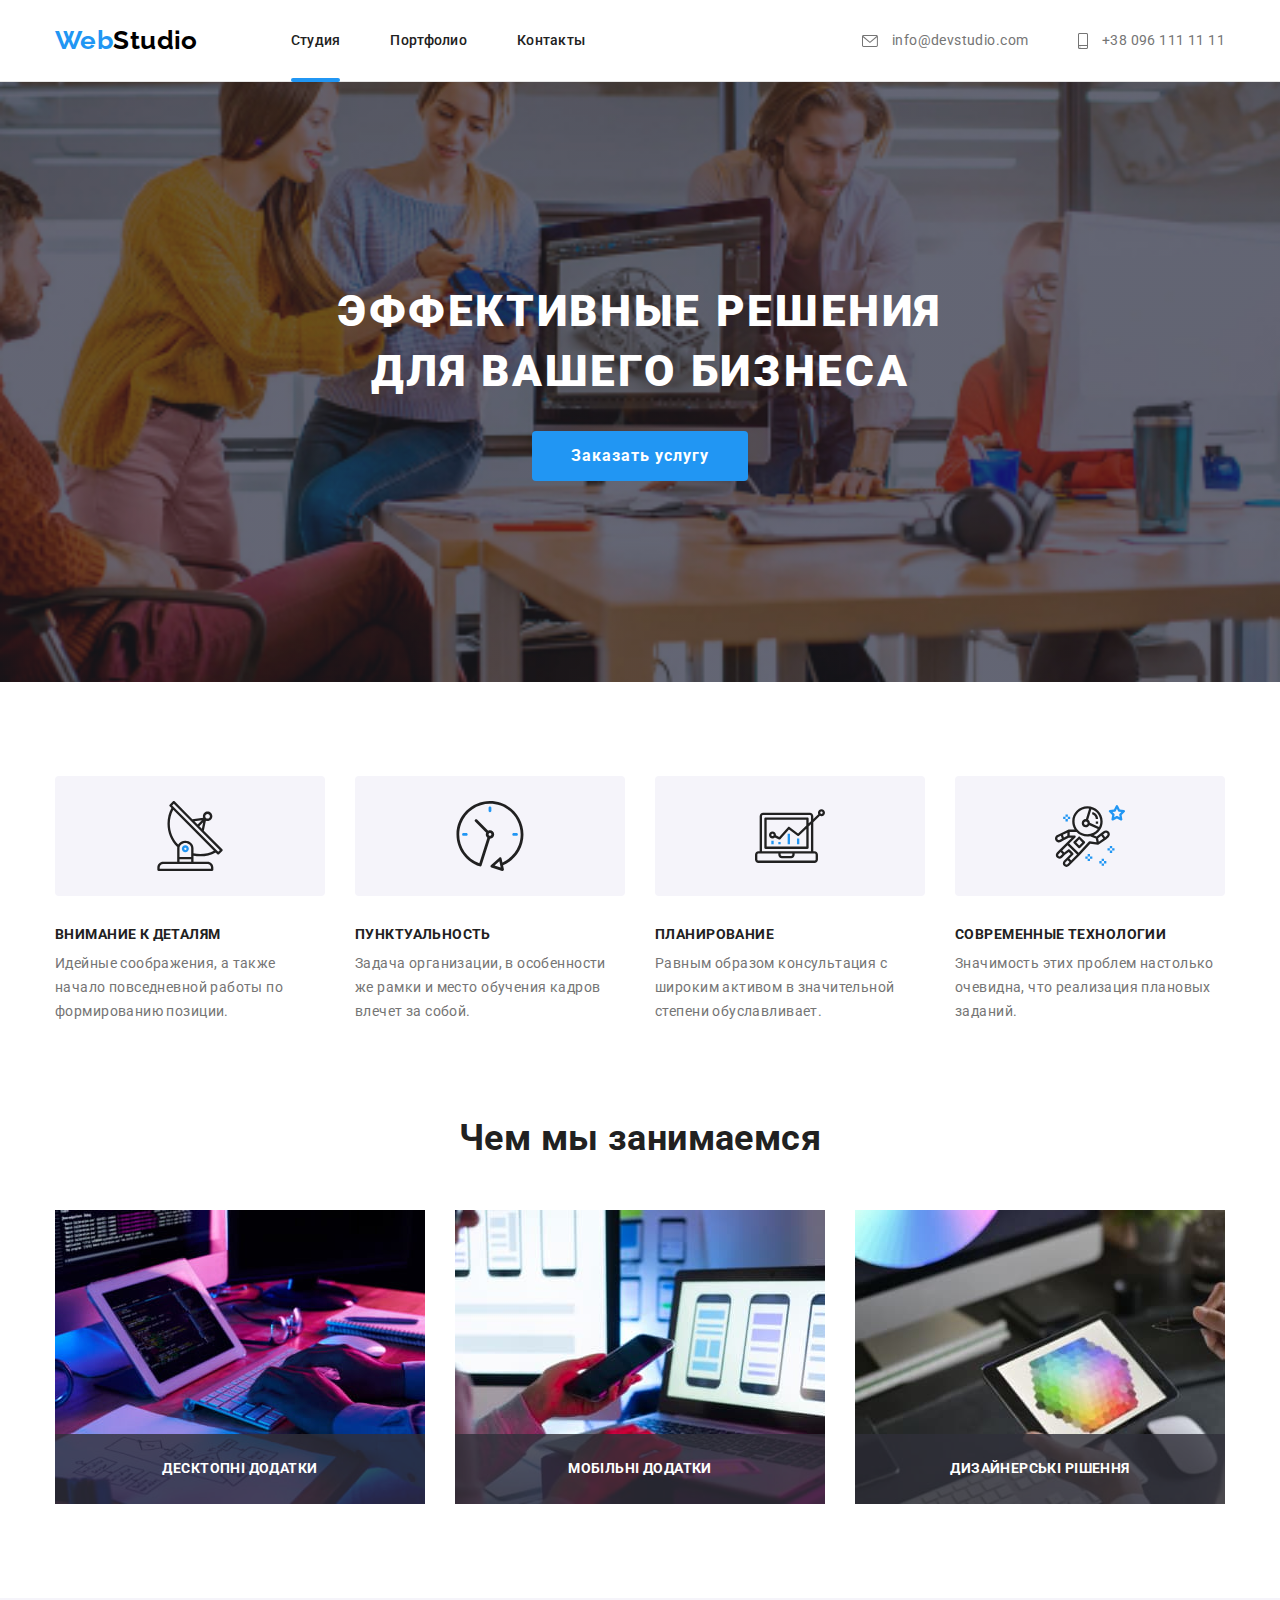
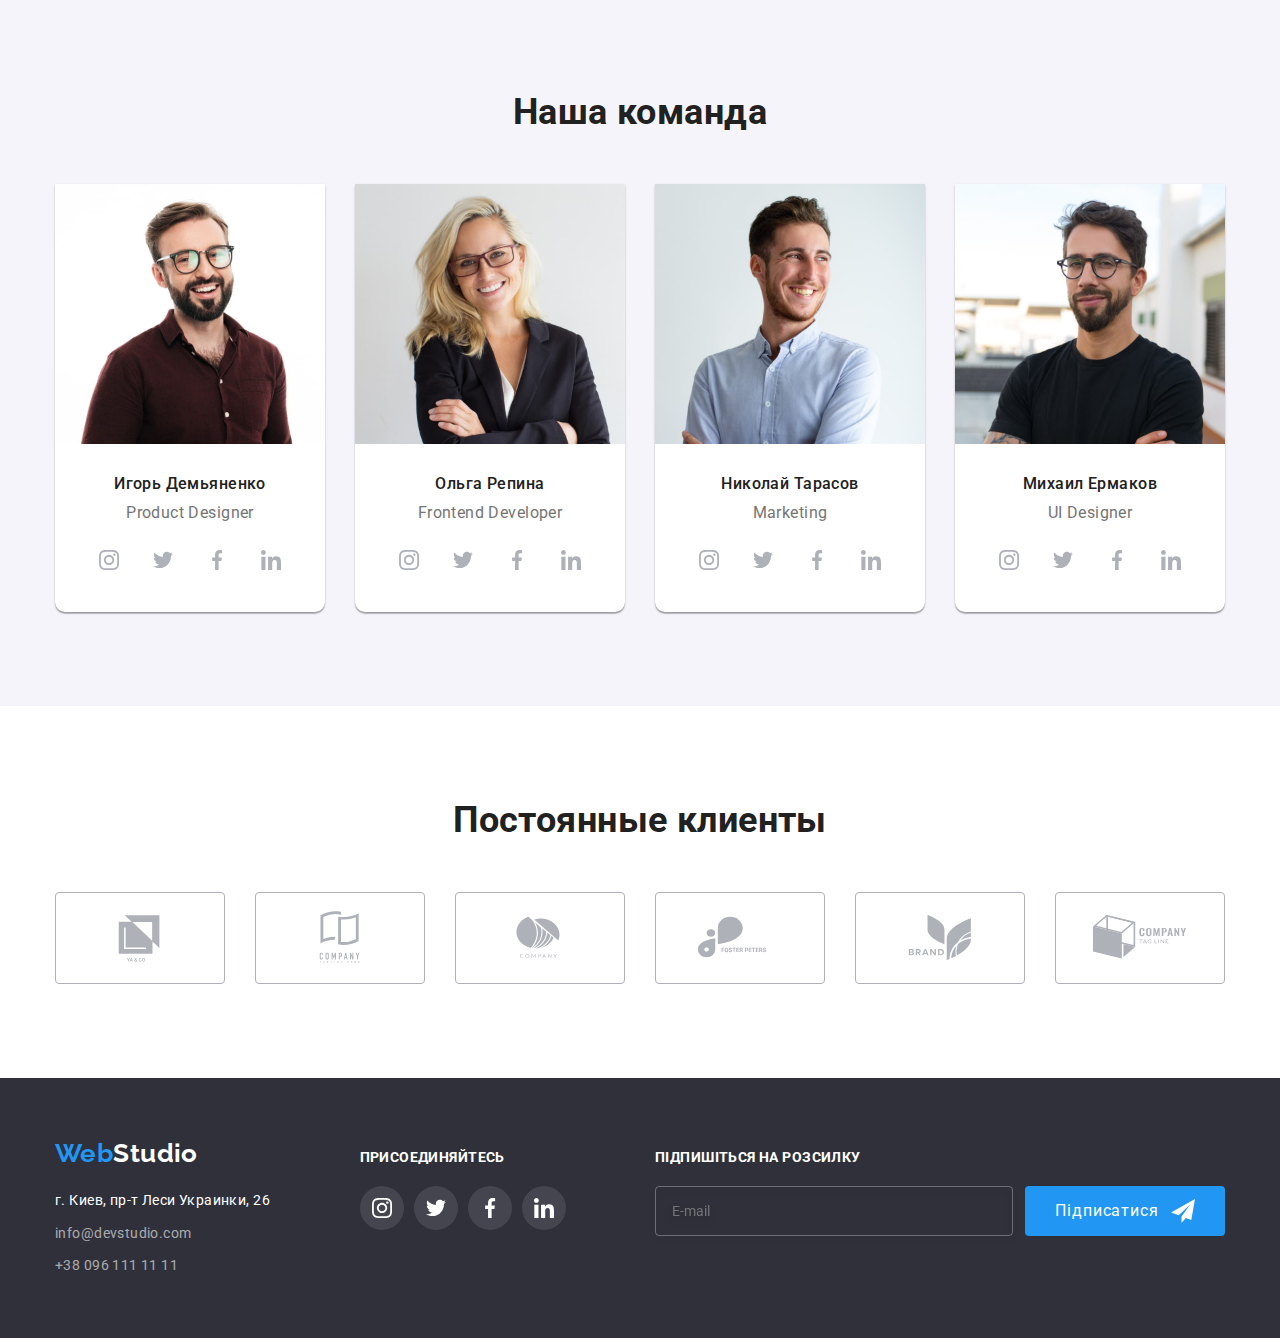
<file: index.html>
<!DOCTYPE html>
<html lang="ru">
  <head>
    <meta charset="UTF-8" />
    <meta http-equiv="X-UA-Compatible" content="IE=edge" />
    <meta name="viewport" content="width=device-width, initial-scale=1.0" />
    <title>home-work-8</title>
    <link
      rel="stylesheet"
      href="https://cdnjs.cloudflare.com/ajax/libs/modern-normalize/1.1.0/modern-normalize.min.css"
    />
    <link
      href="https://fonts.googleapis.com/css2?family=Raleway:wght@700&family=Roboto:wght@400;500;700;900&display=swap"
      rel="stylesheet"
    />

    <link rel="stylesheet" href="./css/main.min.css" />
  </head>
  <body data-fixed-body>
    <header class="header">
      <nav class="main-nav container">
        <a class="logo main-nav__logo" href="./index.html"
          ><span class="logo__accent">Web</span>Studio</a
        >
        <!-- Burger-menu -->
        <button class="burger-open-btn js-open-menu">
          <svg class="mob-btn__icon" width="40" height="40">
            <use href="./images/symbol-defs.svg#burger-menu"></use>
          </svg>
        </button>

        <ul class="site-nav">
          <li class="site-nav__item">
            <a class="site-nav__link current-page" href="./index.html">Студия</a>
          </li>
          <li class="site-nav__item">
            <a class="site-nav__link" href="./portfolio.html">Портфолио</a>
          </li>
          <li class="site-nav__item">
            <a class="site-nav__link" href="">Контакты</a>
          </li>
        </ul>
        <ul class="contacts">
          <li class="contacts__item">
            <a class="contacts__link" href="mailto:info@devstudio.com">
              <svg class="contacts__icon" width="16" height="12">
                <use href="./images/symbol-defs.svg#envelope"></use>
              </svg>
              info@devstudio.com</a
            >
          </li>
          <li class="contacts__item">
            <a class="contacts__link" href="tel:+380961111111"
              ><svg class="contacts__icon" width="10" height="16">
                <use href="./images/symbol-defs.svg#smartphone"></use>
              </svg>
              +38 096 111 11 11</a
            >
          </li>
        </ul>
      </nav>
    </header>
    <main>
      <section class="hero section">
        <div class="container">
          <h1 class="hero__title">Эффективные решения для вашего бизнеса</h1>
          <button class="btn hero__btn" type="button" data-modal-open>Заказать услугу</button>
        </div>
      </section>
      <section class="feature section">
        <div class="container">
          <h2 class="visually-hidden">Наши преимущества</h2>
          <ul class="feature__list">
            <li class="feature__item">
              <div class="feature__icon">
                <svg height="70" width="70">
                  <use href="./images/symbol-defs.svg#satellite"></use>
                </svg>
              </div>
              <h3 class="feature__title">Внимание к деталям</h3>
              <p class="feature__text">
                Идейные соображения, а также начало повседневной работы по формированию позиции.
              </p>
            </li>
            <li class="feature__item">
              <div class="feature__icon">
                <svg height="70" width="70">
                  <use href="./images/symbol-defs.svg#clock"></use>
                </svg>
              </div>
              <h3 class="feature__title">Пунктуальность</h3>
              <p class="feature__text">
                Задача организации, в особенности же рамки и место обучения кадров влечет за собой.
              </p>
            </li>
            <li class="feature__item">
              <div class="feature__icon">
                <svg height="70" width="70">
                  <use href="./images/symbol-defs.svg#graph"></use>
                </svg>
              </div>
              <h3 class="feature__title">Планирование</h3>
              <p class="feature__text">
                Равным образом консультация с широким активом в значительной степени обуславливает.
              </p>
            </li>
            <li class="feature__item">
              <div class="feature__icon">
                <svg height="70" width="70">
                  <use href="./images/symbol-defs.svg#astronaut"></use>
                </svg>
              </div>
              <h3 class="feature__title">Современные технологии</h3>
              <p class="feature__text">
                Значимость этих проблем настолько очевидна, что реализация плановых заданий.
              </p>
            </li>
          </ul>
        </div>
      </section>
      <section class="our-work section">
        <div class="container">
          <h2 class="section-title our-work__title">Чем мы занимаемся</h2>
          <ul class="our-work__list">
            <li class="our-work__item">
              <img src="./images/box_1.jpg" width="370" alt="рабочий стол с компьютером" />
              <div class="our-work__transparent-strip">
                <p class="our-work__text">Десктопні додатки</p>
              </div>
            </li>
            <li class="our-work__item">
              <img src="./images/box_2.jpg" width="370" alt="рабочий стол с компьютером" />
              <div class="our-work__transparent-strip">
                <p class="our-work__text">Мобільні додатки</p>
              </div>
            </li>
            <li class="our-work__item">
              <img src="./images/box_3.jpg" width="370" alt="планшет с палитрой цветов" />
              <div class="our-work__transparent-strip">
                <p class="our-work__text">Дизайнерські рішення</p>
              </div>
            </li>
          </ul>
        </div>
      </section>
      <section class="our-team section">
        <div class="container">
          <h2 class="section-title">Наша команда</h2>
          <ul class="our-team__list">
            <li class="our-team__item">
              <img
                src="./images/team/img_1.jpg"
                min-width="270"
                alt="мужчина в темной рубашке и очках"
              />
              <h3 class="our-team__title">Игорь Демьяненко</h3>
              <p class="our-team__profession">Product Designer</p>
              <ul class="social-icon-list">
                <li class="social-icon-item">
                  <a
                    class="out-team-icon-link"
                    href="https://www.instagram.com/"
                    target="_blank"
                    rel="noopener noreferrer nofollow"
                  >
                    <svg class="social-icon" height="20" width="20">
                      <use href="./images/symbol-defs.svg#instagram"></use>
                    </svg>
                  </a>
                </li>
                <li class="social-icon-item">
                  <a
                    class="out-team-icon-link"
                    href="https://twitter.com/"
                    target="_blank"
                    rel="noopener noreferrer nofollow"
                  >
                    <svg class="social-icon" height="20" width="20">
                      <use href="./images/symbol-defs.svg#twitter"></use>
                    </svg>
                  </a>
                </li>
                <li class="social-icon-item">
                  <a
                    class="out-team-icon-link"
                    href="https://www.facebook.com/"
                    target="_blank"
                    rel="noopener noreferrer nofollow"
                  >
                    <svg class="social-icon" height="20" width="20">
                      <use href="./images/symbol-defs.svg#facebook"></use>
                    </svg>
                  </a>
                </li>
                <li class="social-icon-item">
                  <a
                    class="out-team-icon-link"
                    href="https://ua.linkedin.com/"
                    target="_blank"
                    rel="noopener noreferrer nofollow"
                  >
                    <svg class="social-icon" height="20" width="20">
                      <use href="./images/symbol-defs.svg#linkedin"></use>
                    </svg>
                  </a>
                </li>
              </ul>
            </li>
            <li class="our-team__item">
              <img src="./images/team/img_2.jpg" min-width="270" alt="женщина в черном пиджаке" />
              <h3 class="our-team__title">Ольга Репина</h3>
              <p class="our-team__profession">Frontend Developer</p>
              <ul class="social-icon-list">
                <li class="social-icon-item">
                  <a
                    class="out-team-icon-link"
                    href="https://www.instagram.com/"
                    target="_blank"
                    rel="noopener noreferrer nofollow"
                  >
                    <svg class="social-icon" height="20" width="20">
                      <use href="./images/symbol-defs.svg#instagram"></use>
                    </svg>
                  </a>
                </li>
                <li class="social-icon-item">
                  <a
                    class="out-team-icon-link"
                    href="https://twitter.com/"
                    target="_blank"
                    rel="noopener noreferrer nofollow"
                  >
                    <svg class="social-icon" height="20" width="20">
                      <use href="./images/symbol-defs.svg#twitter"></use>
                    </svg>
                  </a>
                </li>
                <li class="social-icon-item">
                  <a
                    class="out-team-icon-link"
                    href="https://www.facebook.com/"
                    target="_blank"
                    rel="noopener noreferrer nofollow"
                  >
                    <svg class="social-icon" height="20" width="20">
                      <use href="./images/symbol-defs.svg#facebook"></use>
                    </svg>
                  </a>
                </li>
                <li class="social-icon-item">
                  <a
                    class="out-team-icon-link"
                    href="https://ua.linkedin.com/"
                    target="_blank"
                    rel="noopener noreferrer nofollow"
                  >
                    <svg class="social-icon" height="20" width="20">
                      <use href="./images/symbol-defs.svg#linkedin"></use>
                    </svg>
                  </a>
                </li>
              </ul>
            </li>
            <li class="our-team__item">
              <img src="./images/team/img_3.jpg" min-width="270" alt="мужчина в светлой рубашке" />
              <h3 class="our-team__title">Николай Тарасов</h3>
              <p class="our-team__profession">Marketing</p>
              <ul class="social-icon-list">
                <li class="social-icon-item">
                  <a
                    class="out-team-icon-link"
                    href="https://www.instagram.com/"
                    target="_blank"
                    rel="noopener noreferrer nofollow"
                  >
                    <svg class="social-icon" height="20" width="20">
                      <use href="./images/symbol-defs.svg#instagram"></use>
                    </svg>
                  </a>
                </li>
                <li class="social-icon-item">
                  <a
                    class="out-team-icon-link"
                    href="https://twitter.com/"
                    target="_blank"
                    rel="noopener noreferrer nofollow"
                  >
                    <svg class="social-icon" height="20" width="20">
                      <use href="./images/symbol-defs.svg#twitter"></use>
                    </svg>
                  </a>
                </li>
                <li class="social-icon-item">
                  <a
                    class="out-team-icon-link"
                    href="https://www.facebook.com/"
                    target="_blank"
                    rel="noopener noreferrer nofollow"
                  >
                    <svg class="social-icon" height="20" width="20">
                      <use href="./images/symbol-defs.svg#facebook"></use>
                    </svg>
                  </a>
                </li>
                <li class="social-icon-item">
                  <a
                    class="out-team-icon-link"
                    href="https://ua.linkedin.com/"
                    target="_blank"
                    rel="noopener noreferrer nofollow"
                  >
                    <svg class="social-icon" height="20" width="20">
                      <use href="./images/symbol-defs.svg#linkedin"></use>
                    </svg>
                  </a>
                </li>
              </ul>
            </li>
            <li class="our-team__item">
              <img src="./images/team/img_4.jpg" min-width="270" alt="мужчина в черной футболке" />
              <h3 class="our-team__title">Михаил Ермаков</h3>
              <p class="our-team__profession">UI Designer</p>
              <ul class="social-icon-list">
                <li class="social-icon-item">
                  <a
                    class="out-team-icon-link"
                    href="https://www.instagram.com/"
                    target="_blank"
                    rel="noopener noreferrer nofollow"
                  >
                    <svg class="social-icon" height="20" width="20">
                      <use href="./images/symbol-defs.svg#instagram"></use>
                    </svg>
                  </a>
                </li>
                <li class="social-icon-item">
                  <a
                    class="out-team-icon-link"
                    href="https://twitter.com/"
                    target="_blank"
                    rel="noopener noreferrer nofollow"
                  >
                    <svg class="social-icon" height="20" width="20">
                      <use href="./images/symbol-defs.svg#twitter"></use>
                    </svg>
                  </a>
                </li>
                <li class="social-icon-item">
                  <a
                    class="out-team-icon-link"
                    href="https://www.facebook.com/"
                    target="_blank"
                    rel="noopener noreferrer nofollow"
                  >
                    <svg class="social-icon" height="20" width="20">
                      <use href="./images/symbol-defs.svg#facebook"></use>
                    </svg>
                  </a>
                </li>
                <li class="social-icon-item">
                  <a
                    class="out-team-icon-link"
                    href="https://ua.linkedin.com/"
                    target="_blank"
                    rel="noopener noreferrer nofollow"
                  >
                    <svg class="social-icon" height="20" width="20">
                      <use href="./images/symbol-defs.svg#linkedin"></use>
                    </svg>
                  </a>
                </li>
              </ul>
            </li>
          </ul>
        </div>
      </section>
      <section class="our-client">
        <div class="container">
          <h2 class="section-title title">Постоянные клиенты</h2>
          <ul class="our-client-list">
            <li class="our-client-item">
              <a class="our-client-link" href="" target="_blank">
                <svg class="our-client-logo" width="106" height="60">
                  <use href="./images/symbol-defs.svg#our-client-1"></use>
                </svg>
              </a>
            </li>
            <li class="our-client-item">
              <a class="our-client-link" href="" target="_blank">
                <svg class="our-client-logo" width="106" height="60">
                  <use href="./images/symbol-defs.svg#our-client-2"></use>
                </svg>
              </a>
            </li>
            <li class="our-client-item">
              <a class="our-client-link" href="" target="_blank">
                <svg class="our-client-logo" width="106" height="60">
                  <use href="./images/symbol-defs.svg#our-client-3"></use>
                </svg>
              </a>
            </li>
            <li class="our-client-item">
              <a class="our-client-link" href="" target="_blank">
                <svg class="our-client-logo" width="106" height="60">
                  <use href="./images/symbol-defs.svg#our-client-4"></use>
                </svg>
              </a>
            </li>
            <li class="our-client-item">
              <a class="our-client-link" href="" target="_blank">
                <svg class="our-client-logo" width="106" height="60">
                  <use href="./images/symbol-defs.svg#our-client-5"></use>
                </svg>
              </a>
            </li>
            <li class="our-client-item">
              <a class="our-client-link" href="" target="_blank">
                <svg class="our-client-logo" width="106" height="60">
                  <use href="./images/symbol-defs.svg#our-client-6"></use>
                </svg>
              </a>
            </li>
          </ul>
        </div>
      </section>
      <div class="backdrop is-hidden" data-modal>
        <div class="modal">
          <button class="modal-btn-cloce" data-modal-close>
            <svg class="modal-btn-cloce-icon" width="18" height="18">
              <use href="./images/symbol-defs.svg#modal-btn-close"></use>
            </svg>
          </button>
          <form class="register-form" name="register-form">
            <strong class="register-title">Залиште свої дані, ми вам передзвонимо</strong>
            <div class="register-group" role="group">
              <label class="register-wrap">
                <span class="register-lable">Ім'я</span>
                <input class="register-input" name="user-name" type="text" />
                <svg class="register-icon" width="18" height="18">
                  <use href="./images/symbol-defs.svg#form-name"></use>
                </svg>
              </label>

              <label class="register-wrap">
                <span class="register-lable">Телефон</span>
                <input class="register-input" name="user-phone" type="tel" />
                <svg class="register-icon" width="18" height="18">
                  <use href="./images/symbol-defs.svg#form-phone"></use>
                </svg>
              </label>
              <label class="register-wrap">
                <span class="register-lable">Пошта</span>
                <input class="register-input" name="user-email" type="email" />
                <svg class="register-icon" width="18" height="18">
                  <use href="./images/symbol-defs.svg#form-email"></use>
                </svg>
              </label>
              <label class="register-wrap">
                <span class="register-lable">Коментар</span>
                <textarea
                  class="register-message"
                  name="user-message"
                  rows="5"
                  placeholder="Введіть текст"
                ></textarea>
              </label>
            </div>
            <label class="register-agreement">
              <input
                class="register-checkbox visually-hidden"
                type="checkbox"
                name="register-checkbox"
              />
              <svg class="register-agreement-icon" width="16" height="15">
                <use class="icon-uncheck" href="./images/symbol-defs.svg#form-unchecked"></use>
                <use class="icon-check" href="./images/symbol-defs.svg#form-checked"></use>
              </svg>
              <span class="register-agreement-text"
                >Погоджуюся з розсилкою та приймаю
                <a
                  class="register-agreement-link"
                  href=""
                  target="_blank"
                  rel="noopener noreferrer nofollow"
                  >Умови договору</a
                ></span
              >
            </label>
            <button class="btn register-btn" type="submit">Відправити</button>
          </form>
        </div>
      </div>
      <div class="burger-menu js-menu-container">
        <button class="burger-close-btn js-close-menu" aria-expanded="false">
          <svg class="burger-close-btn__icon" width="40" height="40">
            <use href="./images/symbol-defs.svg#burger-menu-close"></use>
          </svg>
        </button>
        <ul class="burger-menu__list">
          <li class="butger-menu__item current-burger-page"><a href="">Студія</a></li>
          <li class="butger-menu__item"><a href="./portfolio.html">Портфоліо</a></li>
          <li class="butger-menu__item"><a href="">Контакти</a></li>
        </ul>
        <ul class="burger-contacts">
          <li class="burger-contacts__item">
            <a href="tel:+380961111111">+38 096 111 11 11</a>
          </li>
          <li class="burger-contacts__item">
            <a href="mail:info@devstudio.com">info@devstudio.com</a>
          </li>
        </ul>
        <ul class="berger-social">
          <li class="berger-social__item"><a href="">Instagram</a></li>
          <li class="berger-social__item"><a href="">Twitter</a></li>
          <li class="berger-social__item"><a href="">Facebook</a></li>
          <li class="berger-social__item"><a href="">LinkedIn</a></li>
        </ul>
      </div>
    </main>
    <footer class="footer">
      <div class="container footer-wrap">
        <div class="footer-address-wrapper">
          <a href="./index.html" class="logo footer-logo"
            ><span class="logo__accent">Web</span>Studio</a
          >
          <address class="address">
            <ul class="address-list">
              <li class="address-item">
                <a
                  class="address-reset"
                  href="https://goo.gl/maps/MB9hLjErAf5WU4tf9"
                  target="_blank"
                  rel="noopener noreferrer nofollow"
                  >г. Киев, пр-т Леси Украинки, 26</a
                >
              </li>
              <li class="address-item">
                <a href="mailto:info@devstudio.com" class="footer-contacts items"
                  >info@devstudio.com</a
                >
              </li>
              <li class="address-item">
                <a href="tel:+380961111111" class="footer-contacts items">+38 096 111 11 11</a>
              </li>
            </ul>
          </address>
        </div>

        <div class="footer-social-wrapper">
          <h2 class="footer-title">присоединяйтесь</h2>
          <ul class="social-icon-list">
            <li class="social-icon-item">
              <a
                class="footer-social-icon-link"
                href="https://www.instagram.com/"
                target="_blank"
                rel="noopener noreferrer nofollow"
              >
                <svg class="social-icon" height="20" width="20">
                  <use href="./images/symbol-defs.svg#instagram"></use>
                </svg>
              </a>
            </li>
            <li class="social-icon-item">
              <a
                class="footer-social-icon-link"
                href="https://twitter.com/"
                target="_blank"
                rel="noopener noreferrer nofollow"
              >
                <svg class="social-icon" height="20" width="20">
                  <use href="./images/symbol-defs.svg#twitter"></use>
                </svg>
              </a>
            </li>
            <li class="social-icon-item">
              <a
                class="footer-social-icon-link"
                href="https://www.facebook.com/"
                target="_blank"
                rel="noopener noreferrer nofollow"
              >
                <svg class="social-icon" height="20" width="20">
                  <use href="./images/symbol-defs.svg#facebook"></use>
                </svg>
              </a>
            </li>
            <li class="social-icon-item">
              <a
                class="footer-social-icon-link"
                href="https://ua.linkedin.com/"
                target="_blank"
                rel="noopener noreferrer nofollow"
              >
                <svg class="social-icon" height="20" width="20">
                  <use href="./images/symbol-defs.svg#linkedin"></use>
                </svg>
              </a>
            </li>
          </ul>
        </div>
        <div class="footer-form-wrap">
          <h3 class="footer-title">Підпишіться на розсилку</h3>
          <form class="footer-form">
            <input class="footer-input" type="text" placeholder="E-mail" name="footer-input" />
            <button class="footer-btn" type="submit">
              <span class="footer-btn-text">Підписатися</span
              ><svg width="24" height="24">
                <use href="./images/symbol-defs.svg#footer-icon-send"></use>
              </svg>
            </button>
          </form>
        </div>
      </div>
    </footer>
    <script src="./js/burger-menu-mobile.js"></script>
    <script src="./js/modal.js"></script>
  </body>
</html>
</file>
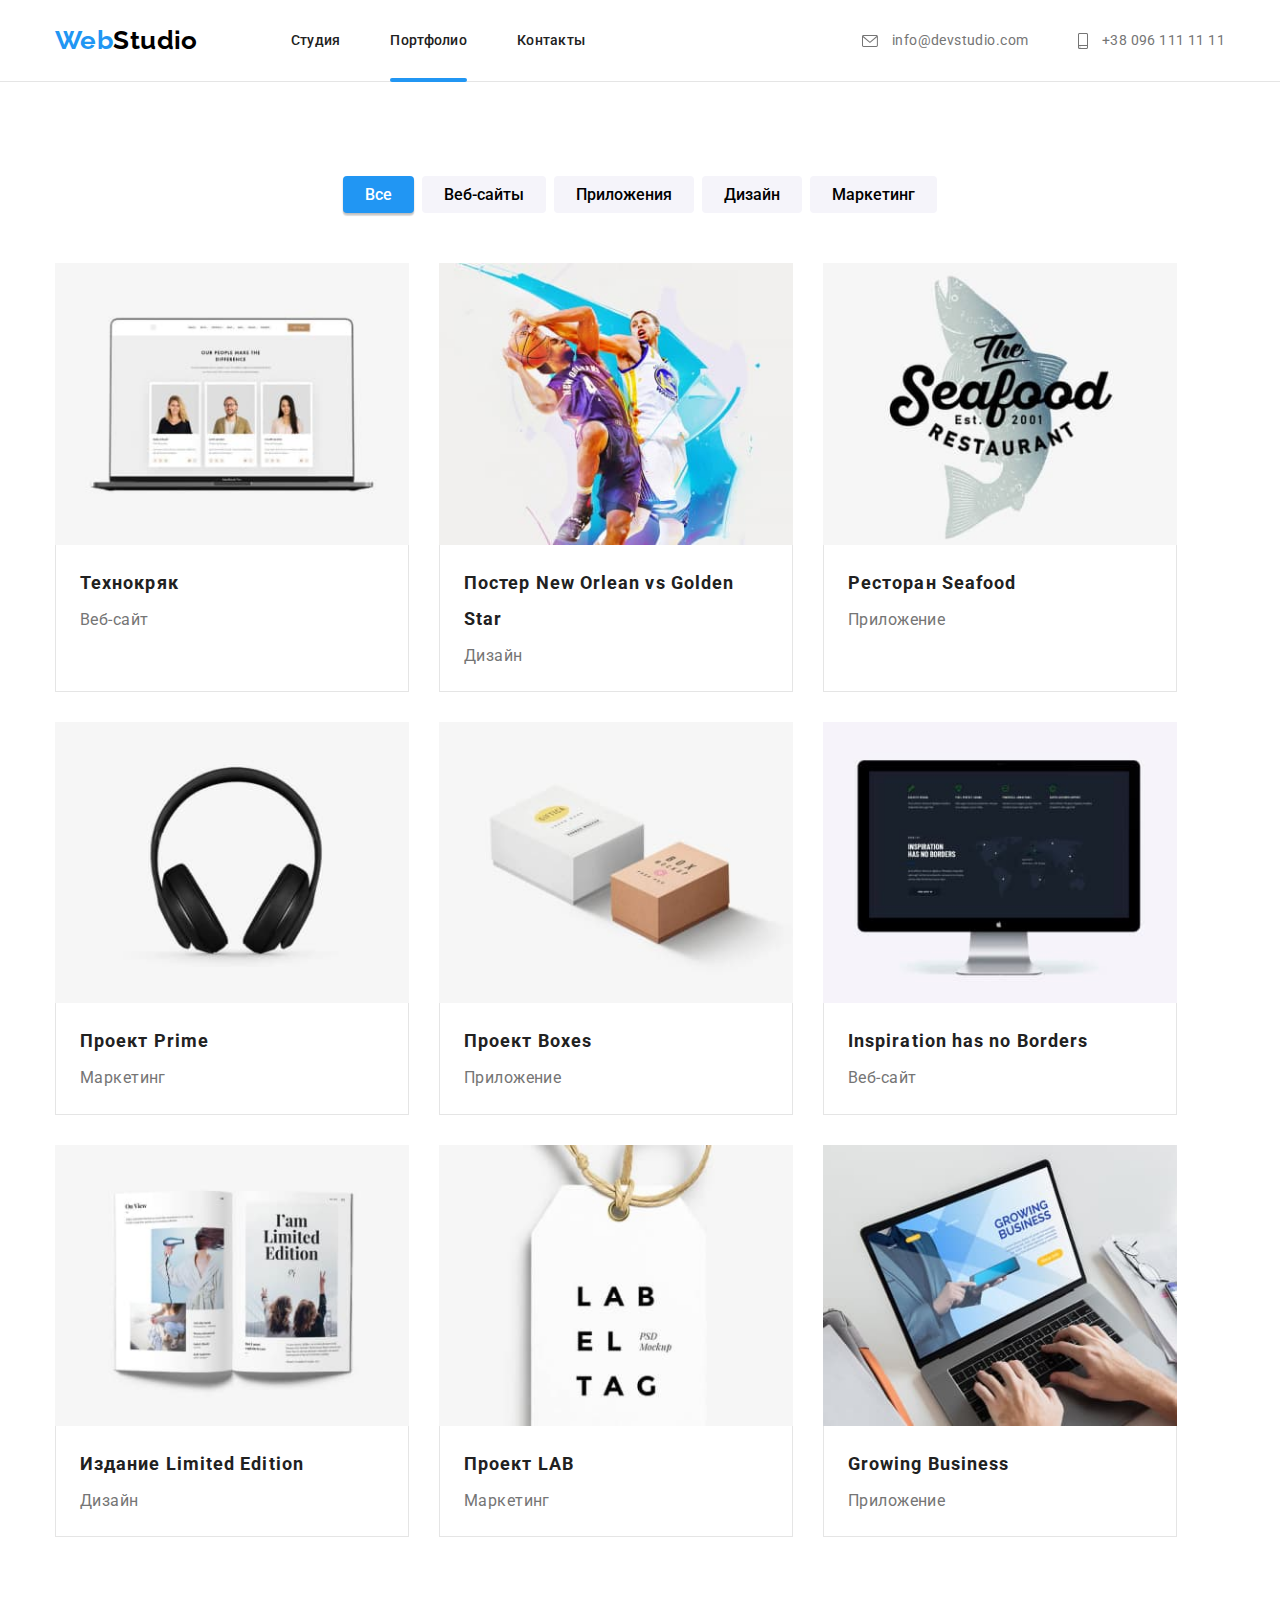
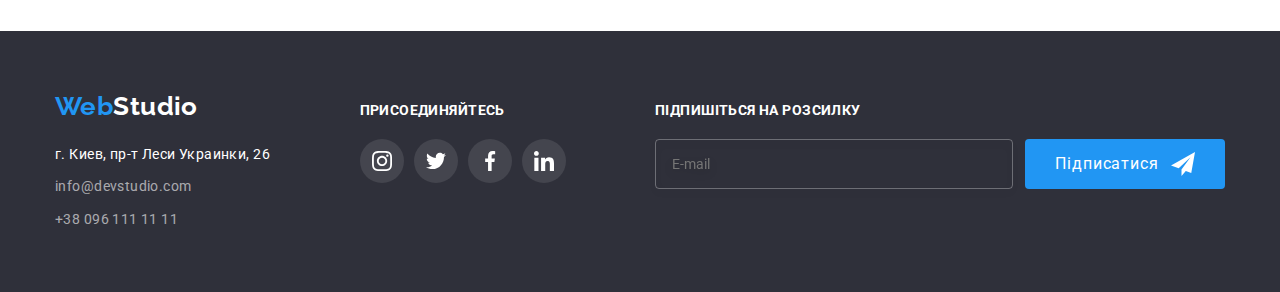
<file: portfolio.html>
<!DOCTYPE html>
<html lang="en">
  <head>
    <meta charset="UTF-8" />
    <meta http-equiv="X-UA-Compatible" content="IE=edge" />
    <meta name="viewport" content="width=device-width, initial-scale=1.0" />
    <title>Portfolio</title>
    <link
      rel="stylesheet"
      href="https://cdnjs.cloudflare.com/ajax/libs/modern-normalize/1.1.0/modern-normalize.min.css"
    />
    <link
      href="https://fonts.googleapis.com/css2?family=Raleway:wght@700&family=Roboto:wght@400;500;700;900&display=swap"
      rel="stylesheet"
    />

    <link rel="stylesheet" href="./css/main.min.css" />
  </head>
  <body>
    <header class="header">
      <nav class="main-nav container">
        <a class="logo main-nav__logo" href="./index.html"
          ><span class="logo__accent">Web</span>Studio</a
        >
        <!-- Burger-menu -->
        <button class="burger-open-btn js-open-menu">
          <svg class="mob-btn__icon" width="40" height="40">
            <use href="./images/symbol-defs.svg#burger-menu"></use>
          </svg>
        </button>

        <ul class="site-nav">
          <li class="site-nav__item">
            <a class="site-nav__link" href="./index.html">Студия</a>
          </li>
          <li class="site-nav__item">
            <a class="site-nav__link current-page" href="./portfolio.html">Портфолио</a>
          </li>
          <li class="site-nav__item">
            <a class="site-nav__link" href="">Контакты</a>
          </li>
        </ul>
        <ul class="contacts">
          <li class="contacts__item">
            <a class="contacts__link" href="mailto:info@devstudio.com">
              <svg class="contacts__icon" width="16" height="12">
                <use href="./images/symbol-defs.svg#envelope"></use>
              </svg>
              info@devstudio.com</a
            >
          </li>
          <li class="contacts__item">
            <a class="contacts__link" href="tel:+380961111111"
              ><svg class="contacts__icon" width="10" height="16">
                <use href="./images/symbol-defs.svg#smartphone"></use>
              </svg>
              +38 096 111 11 11</a
            >
          </li>
        </ul>
      </nav>
    </header>
    <main>
      <section class="section portfolio">
        <div class="container">
          <h1 class="visually-hidden">Портфолио</h1>
          <ul class="filter-buttons">
            <li class="item">
              <button type="button" class="filter-bnt current-filter">Все</button>
            </li>
            <li class="item"><button type="button" class="filter-bnt">Веб-сайты</button></li>
            <li class="item"><button type="button" class="filter-bnt">Приложения</button></li>
            <li class="item"><button type="button" class="filter-bnt">Дизайн</button></li>
            <li class="item"><button type="button" class="filter-bnt">Маркетинг</button></li>
          </ul>
          <ul class="portfolio-list">
            <li class="portfolio-item">
              <a class="portfolio-item-link" href="">
                <div class="portfolio-item-img">
                  <img src="./images/portfolio/portfolio-img-1.jpg" alt="Веб-сайт" width="370" />
                  <div class="portfolio-item-overlay">
                    <p class="portfolio-item-overlay-text">
                      Ресурс пропонує комплексні пропозиції з різним рівнем функціоналу та сервісів.
                      Все це дозволить відвідувачу отримати вичерпні відомості про компанію чи
                      приватну особу.
                    </p>
                  </div>
                </div>

                <div class="portfolio-text-wrap">
                  <h3 class="portfolio-title">Технокряк</h3>
                  <p class="portfolio-text">Веб-сайт</p>
                </div>
              </a>
            </li>
            <li class="portfolio-item">
              <a class="portfolio-item-link" href="">
                <div class="portfolio-item-img">
                  <img src="./images/portfolio/portfolio-img-2.jpg" alt="Веб-сайт" width="370" />
                  <div class="portfolio-item-overlay">
                    <p class="portfolio-item-overlay-text">
                      Ресурс пропонує комплексні пропозиції з різним рівнем функціоналу та сервісів.
                      Все це дозволить відвідувачу отримати вичерпні відомості про компанію чи
                      приватну особу.
                    </p>
                  </div>
                </div>
                <div class="portfolio-text-wrap">
                  <h3 class="portfolio-title">Постер New Orlean vs Golden Star</h3>
                  <p class="portfolio-text">Дизайн</p>
                </div>
              </a>
            </li>
            <li class="portfolio-item">
              <a class="portfolio-item-link" href="">
                <div class="portfolio-item-img">
                  <img src="./images/portfolio/portfolio-img-3.jpg" alt="Веб-сайт" width="370" />
                  <div class="portfolio-item-overlay">
                    <p class="portfolio-item-overlay-text">
                      Ресурс пропонує комплексні пропозиції з різним рівнем функціоналу та сервісів.
                      Все це дозволить відвідувачу отримати вичерпні відомості про компанію чи
                      приватну особу.
                    </p>
                  </div>
                </div>
                <div class="portfolio-text-wrap">
                  <h3 class="portfolio-title">Ресторан Seafood</h3>
                  <p class="portfolio-text">Приложение</p>
                </div>
              </a>
            </li>
            <li class="portfolio-item">
              <a class="portfolio-item-link" href="">
                <div class="portfolio-item-img">
                  <img src="./images/portfolio/portfolio-img-4.jpg" alt="Веб-сайт" width="370" />
                  <div class="portfolio-item-overlay">
                    <p class="portfolio-item-overlay-text">
                      Ресурс пропонує комплексні пропозиції з різним рівнем функціоналу та сервісів.
                      Все це дозволить відвідувачу отримати вичерпні відомості про компанію чи
                      приватну особу.
                    </p>
                  </div>
                </div>
                <div class="portfolio-text-wrap">
                  <h3 class="portfolio-title">Проект Prime</h3>
                  <p class="portfolio-text">Маркетинг</p>
                </div>
              </a>
            </li>
            <li class="portfolio-item">
              <a class="portfolio-item-link" href="">
                <div class="portfolio-item-img">
                  <img src="./images/portfolio/portfolio-img-5.jpg" alt="Веб-сайт" width="370" />
                  <div class="portfolio-item-overlay">
                    <p class="portfolio-item-overlay-text">
                      Ресурс пропонує комплексні пропозиції з різним рівнем функціоналу та сервісів.
                      Все це дозволить відвідувачу отримати вичерпні відомості про компанію чи
                      приватну особу.
                    </p>
                  </div>
                </div>
                <div class="portfolio-text-wrap">
                  <h3 class="portfolio-title">Проект Boxes</h3>
                  <p class="portfolio-text">Приложение</p>
                </div>
              </a>
            </li>
            <li class="portfolio-item">
              <a class="portfolio-item-link" href="">
                <div class="portfolio-item-img">
                  <img src="./images/portfolio/portfolio-img-6.jpg" alt="Веб-сайт" width="370" />
                  <div class="portfolio-item-overlay">
                    <p class="portfolio-item-overlay-text">
                      Ресурс пропонує комплексні пропозиції з різним рівнем функціоналу та сервісів.
                      Все це дозволить відвідувачу отримати вичерпні відомості про компанію чи
                      приватну особу.
                    </p>
                  </div>
                </div>
                <div class="portfolio-text-wrap">
                  <h3 class="portfolio-title">Inspiration has no Borders</h3>
                  <p class="portfolio-text">Веб-сайт</p>
                </div>
              </a>
            </li>
            <li class="portfolio-item">
              <a class="portfolio-item-link" href="">
                <div class="portfolio-item-img">
                  <img src="./images/portfolio/portfolio-img-7.jpg" alt="Веб-сайт" width="370" />
                  <div class="portfolio-item-overlay">
                    <p class="portfolio-item-overlay-text">
                      Ресурс пропонує комплексні пропозиції з різним рівнем функціоналу та сервісів.
                      Все це дозволить відвідувачу отримати вичерпні відомості про компанію чи
                      приватну особу.
                    </p>
                  </div>
                </div>
                <div class="portfolio-text-wrap">
                  <h3 class="portfolio-title">Издание Limited Edition</h3>
                  <p class="portfolio-text">Дизайн</p>
                </div>
              </a>
            </li>
            <li class="portfolio-item">
              <a class="portfolio-item-link" href="">
                <div class="portfolio-item-img">
                  <img src="./images/portfolio/portfolio-img-8.jpg" alt="Веб-сайт" width="370" />
                  <div class="portfolio-item-overlay">
                    <p class="portfolio-item-overlay-text">
                      Ресурс пропонує комплексні пропозиції з різним рівнем функціоналу та сервісів.
                      Все це дозволить відвідувачу отримати вичерпні відомості про компанію чи
                      приватну особу.
                    </p>
                  </div>
                </div>
                <div class="portfolio-text-wrap">
                  <h3 class="portfolio-title">Проект LAB</h3>
                  <p class="portfolio-text">Маркетинг</p>
                </div>
              </a>
            </li>
            <li class="portfolio-item">
              <a class="portfolio-item-link" href="">
                <div class="portfolio-item-img">
                  <img src="./images/portfolio/portfolio-img-9.jpg" alt="Веб-сайт" width="370" />
                  <div class="portfolio-item-overlay">
                    <p class="portfolio-item-overlay-text">
                      Ресурс пропонує комплексні пропозиції з різним рівнем функціоналу та сервісів.
                      Все це дозволить відвідувачу отримати вичерпні відомості про компанію чи
                      приватну особу.
                    </p>
                  </div>
                </div>
                <div class="portfolio-text-wrap">
                  <h3 class="portfolio-title">Growing Business</h3>
                  <p class="portfolio-text">Приложение</p>
                </div>
              </a>
            </li>
          </ul>
          <div class="burger-menu js-menu-container">
            <button class="burger-close-btn js-close-menu" aria-expanded="false">
              <svg class="burger-close-btn__icon" width="40" height="40">
                <use href="./images/symbol-defs.svg#burger-menu-close"></use>
              </svg>
            </button>
            <ul class="burger-menu__list">
              <li class="butger-menu__item"><a href="">Студія</a></li>
              <li class="butger-menu__item current-burger-page">
                <a href="./portfolio.html">Портфоліо</a>
              </li>
              <li class="butger-menu__item"><a href="">Контакти</a></li>
            </ul>
            <ul class="burger-contacts">
              <li class="burger-contacts__item">
                <a href="tel:+380961111111">+38 096 111 11 11</a>
              </li>
              <li class="burger-contacts__item">
                <a href="mail:info@devstudio.com">info@devstudio.com</a>
              </li>
            </ul>
            <ul class="berger-social">
              <li class="berger-social__item"><a href="">Instagram</a></li>
              <li class="berger-social__item"><a href="">Twitter</a></li>
              <li class="berger-social__item"><a href="">Facebook</a></li>
              <li class="berger-social__item"><a href="">LinkedIn</a></li>
            </ul>
          </div>
        </div>
      </section>
    </main>
    <footer class="footer">
      <div class="container footer-wrap">
        <div class="footer-address-wrapper">
          <a href="./index.html" class="logo footer-logo"
            ><span class="logo__accent">Web</span>Studio</a
          >
          <address class="address">
            <ul class="address-list">
              <li class="address-item">
                <a
                  class="address-reset"
                  href="https://goo.gl/maps/MB9hLjErAf5WU4tf9"
                  target="_blank"
                  rel="noopener noreferrer nofollow"
                  >г. Киев, пр-т Леси Украинки, 26</a
                >
              </li>
              <li class="address-item">
                <a href="mailto:info@devstudio.com" class="footer-contacts items"
                  >info@devstudio.com</a
                >
              </li>
              <li class="address-item">
                <a href="tel:+380961111111" class="footer-contacts items">+38 096 111 11 11</a>
              </li>
            </ul>
          </address>
        </div>

        <div class="footer-social-wrapper">
          <h2 class="footer-title">присоединяйтесь</h2>
          <ul class="social-icon-list">
            <li class="social-icon-item">
              <a
                class="footer-social-icon-link"
                href="https://www.instagram.com/"
                target="_blank"
                rel="noopener noreferrer nofollow"
              >
                <svg class="social-icon" height="20" width="20">
                  <use href="./images/symbol-defs.svg#instagram"></use>
                </svg>
              </a>
            </li>
            <li class="social-icon-item">
              <a
                class="footer-social-icon-link"
                href="https://twitter.com/"
                target="_blank"
                rel="noopener noreferrer nofollow"
              >
                <svg class="social-icon" height="20" width="20">
                  <use href="./images/symbol-defs.svg#twitter"></use>
                </svg>
              </a>
            </li>
            <li class="social-icon-item">
              <a
                class="footer-social-icon-link"
                href="https://www.facebook.com/"
                target="_blank"
                rel="noopener noreferrer nofollow"
              >
                <svg class="social-icon" height="20" width="20">
                  <use href="./images/symbol-defs.svg#facebook"></use>
                </svg>
              </a>
            </li>
            <li class="social-icon-item">
              <a
                class="footer-social-icon-link"
                href="https://ua.linkedin.com/"
                target="_blank"
                rel="noopener noreferrer nofollow"
              >
                <svg class="social-icon" height="20" width="20">
                  <use href="./images/symbol-defs.svg#linkedin"></use>
                </svg>
              </a>
            </li>
          </ul>
        </div>
        <div class="footer-form-wrap">
          <h3 class="footer-title">Підпишіться на розсилку</h3>
          <form class="footer-form">
            <input class="footer-input" type="text" placeholder="E-mail" name="footer-input" />
            <button class="footer-btn" type="submit">
              <span class="footer-btn-text">Підписатися</span
              ><svg width="24" height="24">
                <use href="./images/symbol-defs.svg#footer-icon-send"></use>
              </svg>
            </button>
          </form>
        </div>
      </div>
    </footer>
    <script src="./js/burger-menu-mobile.js"></script>
    <script src="./js/modal.js"></script>
  </body>
</html>
</file>
<file: css/main.min.css>
:root{--body-bg-color: #fff;--darck-background-color: #2f303a;--primery-background-color: #f5f4fa;--header-logo-color: #000000;--primery-text-color: #757575;--title-text-color: #212121;--white-title-color: #fff;--accent-site-color: #2196f3;--white-btn-text-color: #fff;--overlay-portfolio-color: rgba(33, 150, 243, 0.9);--icon-color: #afb1b8;--footer-address-color: rgba(255, 255, 255, 0.6);--footer-social-icon-bg: rgba(255, 255, 255, 0.1);--backdrop-color: rgba(0, 0, 0, 0.2);--input-bordr-color: rgba(33, 33, 33, 0.2);--input-label-color: #757575;--input-placeholder-color: rgba(117, 117, 117, 0.5);--input-icon-color: #212121;--main-transition: 250ms cubic-bezier(0.4, 0, 0.2, 1)}.visually-hidden{position:absolute;width:1px;height:1px;margin:-1px;border:0;padding:0;white-space:nowrap;-webkit-clip-path:inset(100%);clip-path:inset(100%);clip:rect(0 0 0 0);overflow:hidden}ul{list-style:none;margin-top:0;margin-bottom:0;padding-left:0}p{margin-top:0;margin-bottom:0}a{text-decoration:none;color:inherit}h1,h2,h3,h4,h5,h6{color:var(--title-text-color);margin-top:0;margin-bottom:0}img{display:block;max-width:100%;height:auto}body{font-family:"Roboto",sans-serif;color:var(--primery-text-color);font-size:14px;letter-spacing:.03em;background-color:var(--body-bg-color);max-width:100%}.current-page{color:var(--accent-site-color);position:relative}.current-page::after{content:"";display:block;position:absolute;bottom:-1px;width:100%;height:4px;border-radius:2px;background-color:#2196f3}.section-title{font-size:28px;line-height:1.17;text-align:center;margin-bottom:50px}@media screen and (min-width: 1200px){.section-title{font-size:36px;line-height:1.16}}.container{padding-left:15px;padding-right:15px;margin-left:auto;margin-right:auto}@media screen and (min-width: 480px){.container{min-width:450px}}@media screen and (min-width: 768px){.container{width:768px}}@media screen and (min-width: 1200px){.container{width:1200px}}.btn{display:-webkit-box;display:-ms-flexbox;display:flex;-webkit-box-align:center;-ms-flex-align:center;align-items:center;-webkit-box-pack:center;-ms-flex-pack:center;justify-content:center;margin:0 auto;height:50px;font-family:inherit;font-size:16px;font-weight:700;line-height:1.88;letter-spacing:.06em;color:var(--white-btn-text-color);background-color:var(--accent-site-color);border:rgba(0,0,0,0);border-radius:4px;cursor:pointer}.logo{font-family:"Raleway",sans-serif;font-weight:700;font-size:26px;line-height:1.2;color:var(--header-logo-color)}@media screen and (max-width: 1199.98px){.logo{font-size:24px;line-height:1.16}}.logo__accent{color:var(--accent-site-color)}.social-icon-list{display:-webkit-box;display:-ms-flexbox;display:flex;-webkit-box-pack:center;-ms-flex-pack:center;justify-content:center;gap:10px}.out-team-icon-link{height:44px;width:44px;border-radius:50%;display:-webkit-box;display:-ms-flexbox;display:flex;-webkit-box-pack:center;-ms-flex-pack:center;justify-content:center;-webkit-box-align:center;-ms-flex-align:center;align-items:center;-webkit-transition:background-color var(--main-transition);transition:background-color var(--main-transition)}.out-team-icon-link:is(:hover,:focus) .social-icon{fill:var(--white-title-color)}.out-team-icon-link:is(:hover,:focus){fill:var(--white-title-color);background-color:#2196f3}.social-icon{fill:var(--icon-color);-webkit-transition:fill var(--main-transition);transition:fill var(--main-transition)}.burger-open-btn{display:-webkit-box;display:-ms-flexbox;display:flex;-webkit-box-align:center;-ms-flex-align:center;align-items:center;-webkit-box-pack:center;-ms-flex-pack:center;justify-content:center;margin-left:auto;padding:0;background-color:rgba(0,0,0,0);border:none}@media screen and (min-width: 768px){.burger-open-btn{display:none}}.burger-close-btn{position:absolute;top:10px;right:15px;display:-webkit-box;display:-ms-flexbox;display:flex;-webkit-box-align:center;-ms-flex-align:center;align-items:center;-webkit-box-pack:center;-ms-flex-pack:center;justify-content:center;margin-left:auto;padding:0;background-color:rgba(0,0,0,0);border:none}.burger-close-btn:is(:hover,:focus) .burger-close-btn__icon{fill:var(--accent-site-color)}.header{border-bottom:1px solid #e5e5e5;max-width:1600px;margin:0 auto}@media screen and (max-width: 767.98px){.header{padding-top:15px;padding-bottom:15px}}.main-nav{display:-webkit-box;display:-ms-flexbox;display:flex;-webkit-box-align:center;-ms-flex-align:center;align-items:center}.site-nav__link,.contacts-link{font-weight:500;line-height:1.2;letter-spacing:.02em}.site-nav__link{color:var(--title-text-color);padding-top:32px;padding-bottom:32px;display:block;-webkit-transition:color var(--main-transition);transition:color var(--main-transition)}.site-nav__link:is(:hover,:focus){color:var(--accent-site-color)}.site-nav{display:-webkit-box;display:-ms-flexbox;display:flex;margin-left:93px;gap:50px}@media screen and (max-width: 767.98px){.site-nav{display:none}}.contacts{display:-webkit-box;display:-ms-flexbox;display:flex;margin-left:auto;gap:50px}@media screen and (max-width: 767.98px){.contacts{display:none}}@media screen and (min-width: 768px)and (max-width: 1199.98px){.contacts{-webkit-box-orient:vertical;-webkit-box-direction:normal;-ms-flex-direction:column;flex-direction:column;gap:10px}}.contacts__link{color:var(--primery-text-color);padding-top:32px;padding-bottom:32px;-webkit-transition:color var(--main-transition);transition:color var(--main-transition)}@media screen and (min-width: 768px)and (max-width: 1199.98px){.contacts__link{padding-top:5px;padding-bottom:5px}}.contacts__link:is(:hover,:focus){color:var(--accent-site-color)}.contacts__icon{vertical-align:middle;display:inline-block;fill:currentColor;margin-right:10px}.hero{padding:200px 0;text-align:center;min-height:600px;max-width:1600px;margin:0 auto;background-color:var(--darck-background-color);background-image:-webkit-gradient(linear, left top, right top, from(rgba(47, 48, 58, 0.4)), to(rgba(47, 48, 58, 0.4))),url(../images/hero@1x_mob.jpg);background-image:linear-gradient(to right, rgba(47, 48, 58, 0.4), rgba(47, 48, 58, 0.4)),url(../images/hero@1x_mob.jpg);background-repeat:no-repeat;background-size:cover;background-position:center}@media screen and (min-width: 480px)and (min-device-pixel-ratio: 2),screen and (min-width: 480px)and (-webkit-min-device-pixel-ratio: 2),screen and (min-width: 480px)and (min-resolution: 192dpi),screen and (min-width: 480px)and (min-resolution: 2dppx){.hero{background-image:url(../images/hero@2x_mob.jpg)}}.hero__title{font-weight:900;font-size:44px;line-height:1.36;letter-spacing:.06em;text-transform:uppercase;width:693px;color:var(--white-title-color);margin-bottom:30px;margin-left:auto;margin-right:auto}@media screen and (max-width: 1199.98px){.hero__title{font-size:26px;line-height:1.62;max-width:360px}}.hero__btn{width:216px;-webkit-transition:-webkit-transform var(--main-transition);transition:-webkit-transform var(--main-transition);transition:transform var(--main-transition);transition:transform var(--main-transition), -webkit-transform var(--main-transition);-webkit-transition:-webkit-box-shadow var(--main-transition);transition:-webkit-box-shadow var(--main-transition);transition:box-shadow var(--main-transition);transition:box-shadow var(--main-transition), -webkit-box-shadow var(--main-transition)}@media screen and (max-width: 767.98px){.hero__btn{width:200px}}.hero__btn:is(:hover,:focus){-webkit-box-shadow:0px 4px 4px rgba(255,255,255,.3);box-shadow:0px 4px 4px rgba(255,255,255,.3)}.feature{padding-top:60px;padding-bottom:60px}@media screen and (min-width: 1200px){.feature{padding-top:94px;padding-bottom:94px}}@media screen and (min-width: 768px){.feature__list{display:-webkit-box;display:-ms-flexbox;display:flex;-ms-flex-wrap:wrap;flex-wrap:wrap;gap:30px}}@media screen and (min-width: 1200px){.feature__list{display:-webkit-box;display:-ms-flexbox;display:flex;-webkit-box-pack:justify;-ms-flex-pack:justify;justify-content:space-between;-ms-flex-wrap:nowrap;flex-wrap:nowrap;gap:30px}}@media screen and (max-width: 767.98px){.feature__item{margin-bottom:30px;margin-left:auto;margin-right:auto;max-width:450px}}@media screen and (min-width: 768px){.feature__item{width:354px}}@media screen and (min-width: 1200px){.feature__item{width:270px}}.feature__title{font-size:14px;line-height:1.172;text-transform:uppercase;margin-bottom:10px}@media screen and (max-width: 767.98px){.feature__title{text-align:center}}.feature__text{line-height:1.71}.feature__icon{height:120px;background-color:var(--primery-background-color);border-radius:4px;display:-webkit-box;display:-ms-flexbox;display:flex;-webkit-box-pack:center;-ms-flex-pack:center;justify-content:center;-webkit-box-align:center;-ms-flex-align:center;align-items:center;margin-bottom:30px}.our-work{padding-top:60px;padding-bottom:60px;display:none}@media screen and (min-width: 1200px){.our-work{padding-top:94px;padding-bottom:94px}}@media screen and (min-width: 1200px){.our-work{display:block;padding-top:0}}.our-work__list{display:-webkit-box;display:-ms-flexbox;display:flex;-webkit-box-pack:justify;-ms-flex-pack:justify;justify-content:space-between}.our-work__item{position:relative}.our-work__transparent-strip{content:"";display:block;position:absolute;bottom:0;width:100%;height:70px;background-color:rgba(47,48,58,.8);display:-webkit-box;display:-ms-flexbox;display:flex;-webkit-box-align:center;-ms-flex-align:center;align-items:center;-webkit-box-pack:center;-ms-flex-pack:center;justify-content:center}.our-work__text{font-size:14px;font-weight:700;line-height:1.14;letter-spacing:.03em;text-transform:uppercase;color:var(--white-title-color);display:-webkit-box;display:-ms-flexbox;display:flex;-webkit-box-align:center;-ms-flex-align:center;align-items:center;-webkit-box-pack:center;-ms-flex-pack:center;justify-content:center}.our-team{padding-top:60px;padding-bottom:60px;background-color:var(--primery-background-color);max-width:1600px;margin:0 auto}@media screen and (min-width: 1200px){.our-team{padding-top:94px;padding-bottom:94px}}@media screen and (min-width: 768px){.our-team__list{display:-webkit-box;display:-ms-flexbox;display:flex;-webkit-box-pack:justify;-ms-flex-pack:justify;justify-content:space-between;-ms-flex-wrap:wrap;flex-wrap:wrap;gap:30px}}.our-team__item{background-color:var(--body-bg-color);border-bottom-left-radius:10px;border-bottom-right-radius:10px;-webkit-box-shadow:0px 1px 3px rgba(0,0,0,.12),0px 1px 1px rgba(0,0,0,.14),0px 2px 1px rgba(0,0,0,.2);box-shadow:0px 1px 3px rgba(0,0,0,.12),0px 1px 1px rgba(0,0,0,.14),0px 2px 1px rgba(0,0,0,.2);padding-bottom:30px}@media screen and (max-width: 767.98px){.our-team__item{max-width:450px;margin-bottom:30px;margin-left:auto;margin-right:auto}}@media screen and (min-width: 768px){.our-team__item{width:354px}}@media screen and (min-width: 1200px){.our-team__item{width:270px}}.our-team__title{font-size:16px;font-weight:500;line-height:1.2;text-align:center;padding-top:30px;margin-bottom:10px}.our-team__profession{font-size:16px;line-height:1.2;text-align:center;margin-bottom:16px}.our-client{padding-top:60px;padding-bottom:60px}@media screen and (min-width: 1200px){.our-client{padding-top:94px;padding-bottom:94px}}.our-client-list{display:-webkit-box;display:-ms-flexbox;display:flex;-ms-flex-wrap:wrap;flex-wrap:wrap;gap:30px;-webkit-box-pack:center;-ms-flex-pack:center;justify-content:center}.our-client-link{width:210px;height:92px;border:1px solid var(--icon-color);border-radius:4px;display:-webkit-box;display:-ms-flexbox;display:flex;-webkit-box-pack:center;-ms-flex-pack:center;justify-content:center;-webkit-box-align:center;-ms-flex-align:center;align-items:center;-ms-flex-wrap:wrap;flex-wrap:wrap;-webkit-transition:border var(--main-transition);transition:border var(--main-transition)}.our-client-link:is(:hover,:focus){border:1px solid var(--accent-site-color)}@media screen and (min-width: 768px){.our-client-link{width:226px}}@media screen and (min-width: 1200px){.our-client-link{width:170px}}.our-client-logo{fill:var(--icon-color);-webkit-transition:fill var(--main-transition);transition:fill var(--main-transition)}.our-client-link:is(:hover,:focus) .our-client-logo{fill:var(--accent-site-color)}@media screen and (max-width: 767.98px){.footer-wrap{display:-webkit-box;display:-ms-flexbox;display:flex;-webkit-box-orient:vertical;-webkit-box-direction:normal;-ms-flex-direction:column;flex-direction:column;-webkit-box-align:center;-ms-flex-align:center;align-items:center;gap:60px;text-align:center}}@media screen and (min-width: 768px){.footer-wrap{display:-webkit-box;display:-ms-flexbox;display:flex;-webkit-box-orient:horizontal;-webkit-box-direction:normal;-ms-flex-direction:row;flex-direction:row;-webkit-box-align:baseline;-ms-flex-align:baseline;align-items:baseline;-ms-flex-wrap:wrap;flex-wrap:wrap;-webkit-box-align:center;-ms-flex-align:center;align-items:center;text-align:center;-ms-flex-pack:distribute;justify-content:space-around}}@media screen and (min-width: 1200px){.footer-wrap{display:-webkit-box;display:-ms-flexbox;display:flex;-webkit-box-orient:horizontal;-webkit-box-direction:normal;-ms-flex-direction:row;flex-direction:row;-webkit-box-align:center;-ms-flex-align:center;align-items:center;-webkit-box-align:baseline;-ms-flex-align:baseline;align-items:baseline;-webkit-box-pack:justify;-ms-flex-pack:justify;justify-content:space-between;text-align:start}}.footer{background-color:var(--darck-background-color);padding-top:60px;padding-bottom:60px;max-width:1600px;margin:0 auto}.footer .logo,.footer .address{color:#fff}.address .footer-contacts{color:var(--footer-address-color)}.address{line-height:1.7;font-style:normal;display:-webkit-inline-box;display:-ms-inline-flexbox;display:inline-flex}.address .items{-webkit-transition:color var(--main-transition);transition:color var(--main-transition)}.address .items:is(:hover,:focus){color:var(--accent-site-color)}.footer-logo{display:block;margin-bottom:20px}.address-item:not(:last-child){margin-bottom:9px}.footer-title{font-size:14px;text-transform:uppercase;line-height:1.14;letter-spacing:.03em;color:var(--white-title-color);margin-bottom:20px}@media screen and (min-width: 1200px){.footer-address-wrapper{display:inline-block;margin-right:70}}.footer-social-wrapper .social-icon{fill:var(--white-title-color)}.social-icon{display:block}.footer-social-icon-link{height:44px;width:44px;border-radius:50%;display:-webkit-box;display:-ms-flexbox;display:flex;-webkit-box-pack:center;-ms-flex-pack:center;justify-content:center;-webkit-box-align:center;-ms-flex-align:center;align-items:center;background-color:var(--footer-social-icon-bg);-webkit-transition:background-color var(--main-transition);transition:background-color var(--main-transition)}.footer-social-icon-link:is(:hover,:focus){fill:var(--white-title-color);background-color:#2196f3}.footer-form{display:-webkit-box;display:-ms-flexbox;display:flex}@media screen and (max-width: 1199.98px){.footer-form{-ms-flex-wrap:wrap;flex-wrap:wrap;gap:20px;max-width:450px}}.footer-form-wrap{position:static}@media screen and (min-width: 768px)and (max-width: 1199.98px){.footer-form-wrap{margin-top:60px}}.footer-input{width:358px;height:50px;margin-right:12px;padding:15px 16px;color:#fff;background-color:rgba(0,0,0,0);border:1px solid rgba(255,255,255,.3);-webkit-filter:drop-shadow(0px 4px 4px rgba(0, 0, 0, 0.15));filter:drop-shadow(0px 4px 4px rgba(0, 0, 0, 0.15));border-radius:4px;outline:rgba(0,0,0,0)}@media screen and (max-width: 1199.98px){.footer-input{width:100%;margin:0}}.footer-btn{display:-webkit-box;display:-ms-flexbox;display:flex;-webkit-box-align:center;-ms-flex-align:center;align-items:center;-webkit-box-pack:center;-ms-flex-pack:center;justify-content:center;gap:12px;width:200px;height:50px;background-color:var(--accent-site-color);color:var(--white-btn-text-color);border:rgba(0,0,0,0);border-radius:4px;-webkit-transition:-webkit-box-shadow var(--main-transition);transition:-webkit-box-shadow var(--main-transition);transition:box-shadow var(--main-transition);transition:box-shadow var(--main-transition), -webkit-box-shadow var(--main-transition)}@media screen and (max-width: 1199.98px){.footer-btn{margin:0 auto}}.footer-btn:is(:hover,:focus){-webkit-box-shadow:0px 4px 4px rgba(255,255,255,.3);box-shadow:0px 4px 4px rgba(255,255,255,.3)}.footer-btn-text{font-size:16px;line-height:1.88;letter-spacing:.06em}.portfolio{padding-top:60px;padding-bottom:60px}@media screen and (min-width: 1200px){.portfolio{padding-top:94px;padding-bottom:94px}}.filter-buttons{display:-webkit-box;display:-ms-flexbox;display:flex;-webkit-box-pack:center;-ms-flex-pack:center;justify-content:center;margin-bottom:50px;gap:8px}@media screen and (max-width: 767.98px){.filter-buttons{max-width:400px;-ms-flex-wrap:wrap;flex-wrap:wrap;-webkit-box-pack:start;-ms-flex-pack:start;justify-content:flex-start}}.filter-bnt{font-family:inherit;font-size:16px;font-weight:500;line-height:1.6;background-color:var(--primery-background-color);cursor:pointer;border:0;border-radius:4px;padding:6px 22px;-webkit-transition:background-color var(--main-transition),color var(--main-transition),-webkit-box-shadow var(--main-transition);transition:background-color var(--main-transition),color var(--main-transition),-webkit-box-shadow var(--main-transition);transition:background-color var(--main-transition),color var(--main-transition),box-shadow var(--main-transition);transition:background-color var(--main-transition),color var(--main-transition),box-shadow var(--main-transition),-webkit-box-shadow var(--main-transition)}.filter-bnt:is(:hover,:focus),.filter-bnt.current-filter{color:var(--white-btn-text-color);background-color:var(--accent-site-color);-webkit-box-shadow:0px 3px 1px rgba(0,0,0,.1),0px 1px 2px rgba(0,0,0,.08),0px 2px 2px rgba(0,0,0,.12);box-shadow:0px 3px 1px rgba(0,0,0,.1),0px 1px 2px rgba(0,0,0,.08),0px 2px 2px rgba(0,0,0,.12)}.portfolio-list .portfolio-title{font-weight:700;font-size:18px;line-height:2;letter-spacing:.06em}.portfolio-item .portfolio-text{font-size:16px;line-height:1.9}.portfolio-list{display:-webkit-box;display:-ms-flexbox;display:flex;-ms-flex-wrap:wrap;flex-wrap:wrap;gap:30px}.portfolio-title{margin-bottom:4px}.portfolio-text-wrap{padding:20px 24px;border:1px solid #e5e5e5;border-top:none}@media screen and (min-width: 768px){.portfolio-text-wrap{-webkit-box-flex:1;-ms-flex-positive:1;flex-grow:1}}@media screen and (max-width: 767.98px){.portfolio-item{max-width:100%;margin-left:auto;margin-right:auto}}@media screen and (min-width: 768px)and (max-width: 1199.98px){.portfolio-item{max-width:354px}}.portfolio-item-link{display:block;-webkit-transition:-webkit-box-shadow var(--main-transition);transition:-webkit-box-shadow var(--main-transition);transition:box-shadow var(--main-transition);transition:box-shadow var(--main-transition), -webkit-box-shadow var(--main-transition)}@media screen and (min-width: 768px){.portfolio-item-link{max-width:354px;height:100%;display:-webkit-box;display:-ms-flexbox;display:flex;-webkit-box-orient:vertical;-webkit-box-direction:normal;-ms-flex-direction:column;flex-direction:column;-webkit-box-flex:1;-ms-flex-positive:1;flex-grow:1}}.portfolio-item-link:is(:hover,:focus){-webkit-box-shadow:0px 1px 1px rgba(0,0,0,.12),0px 4px 4px rgba(0,0,0,.06),1px 4px 6px rgba(0,0,0,.16);box-shadow:0px 1px 1px rgba(0,0,0,.12),0px 4px 4px rgba(0,0,0,.06),1px 4px 6px rgba(0,0,0,.16)}.portfolio-item-img{position:relative;overflow:hidden}.portfolio-item-overlay-text{font-size:18px;line-height:1.56;letter-spacing:.03em;color:var(--white-title-color);padding:63px 24px}.portfolio-item-overlay{position:absolute;top:0;left:0;width:100%;height:100%;background-color:var(--overlay-portfolio-color);-webkit-transform:translateY(101%);transform:translateY(101%);-webkit-transition:-webkit-transform var(--main-transition);transition:-webkit-transform var(--main-transition);transition:transform var(--main-transition);transition:transform var(--main-transition), -webkit-transform var(--main-transition)}.portfolio-item-link:is(:hover,:focus) .portfolio-item-overlay{-webkit-transform:translateY(0);transform:translateY(0)}.backdrop{position:fixed;top:0;left:0;width:100%;height:100%;background-color:var(--backdrop-color);opacity:1;-webkit-transition:opacity var(--main-transition);transition:opacity var(--main-transition)}.backdrop.is-hidden{opacity:0;pointer-events:none;visibility:hidden}.modal{position:absolute;top:50%;left:50%;width:528px;height:581px;padding:40px;background-color:#fff;-webkit-box-shadow:0px 1px 3px rgba(0,0,0,.12),0px 1px 1px rgba(0,0,0,.14),0px 2px 1px rgba(0,0,0,.2);box-shadow:0px 1px 3px rgba(0,0,0,.12),0px 1px 1px rgba(0,0,0,.14),0px 2px 1px rgba(0,0,0,.2);border-radius:4px;-webkit-transform:scale(1) translate(-50%, -50%);transform:scale(1) translate(-50%, -50%);-webkit-transition:-webkit-transform var(--main-transition);transition:-webkit-transform var(--main-transition);transition:transform var(--main-transition);transition:transform var(--main-transition), -webkit-transform var(--main-transition)}@media screen and (max-width: 1199.98px){.modal{max-width:450px;min-height:609px}}.backdrop.is-hidden .modal{-webkit-transform:scale(0.9) translate(-50%, -50%);transform:scale(0.9) translate(-50%, -50%);-webkit-transition:opacity var(--main-transition);transition:opacity var(--main-transition)}.modal-btn-cloce{position:absolute;top:8px;right:8px;padding:6px;border:1px solid rgba(0,0,0,.1);border-radius:50%;background-color:#fff}.modal-btn-cloce:is(:hover,:focus){border:1px solid #2196f3}.modal-btn-cloce:is(:hover,:focus) .modal-btn-cloce-icon{-webkit-transform:rotate(90deg) scale(1.3);transform:rotate(90deg) scale(1.3);fill:#2196f3}.modal-btn-cloce-icon{display:-webkit-box;display:-ms-flexbox;display:flex;-webkit-box-align:center;-ms-flex-align:center;align-items:center;-webkit-box-pack:justify;-ms-flex-pack:justify;justify-content:space-between;-webkit-transition:scale 350ms linear,-webkit-transform 225ms linear;transition:scale 350ms linear,-webkit-transform 225ms linear;transition:transform 225ms linear,scale 350ms linear;transition:transform 225ms linear,scale 350ms linear,-webkit-transform 225ms linear}.register-title{font-size:20px;line-height:1.15;letter-spacing:.03em;color:var(--title-text-color);display:block;text-align:center;margin-bottom:12px}.register-group{margin-bottom:20px}.register-message,.register-input{min-width:100%;border:1px solid var(--input-bordr-color);border-radius:4px}.register-input{display:block;font-size:14px;height:40px;margin-bottom:10px;padding:12px;padding-left:42px;outline:rgba(0,0,0,0);-webkit-transition:border-color var(--main-transition);transition:border-color var(--main-transition)}.register-input:focus{border-color:var(--accent-site-color)}.register-wrap{position:relative;display:block}.register-icon{position:absolute;bottom:11px;left:12px;fill:var(--input-icon-color);-webkit-transition:fill var(--main-transition);transition:fill var(--main-transition)}.register-input:focus+.register-icon{fill:var(--accent-site-color)}.register-message{height:120px;padding:12px 16px;resize:none;outline:rgba(0,0,0,0);-webkit-transition:border-color var(--main-transition);transition:border-color var(--main-transition)}.register-message::-webkit-input-placeholder{font-size:12px;line-height:1.16;letter-spacing:.01em;color:var(--input-placeholder-color)}.register-message::-moz-placeholder{font-size:12px;line-height:1.16;letter-spacing:.01em;color:var(--input-placeholder-color)}.register-message:-ms-input-placeholder{font-size:12px;line-height:1.16;letter-spacing:.01em;color:var(--input-placeholder-color)}.register-message::-ms-input-placeholder{font-size:12px;line-height:1.16;letter-spacing:.01em;color:var(--input-placeholder-color)}.register-message::placeholder{font-size:12px;line-height:1.16;letter-spacing:.01em;color:var(--input-placeholder-color)}.register-message:focus{border-color:var(--accent-site-color)}.register-lable{display:block;font-weight:400;font-size:12px;line-height:1.16;letter-spacing:.01em;color:var(--input-label-color);margin-bottom:4px}.register-agreement{display:-webkit-box;display:-ms-flexbox;display:flex;-webkit-box-align:center;-ms-flex-align:center;align-items:center;-webkit-box-pack:center;-ms-flex-pack:center;justify-content:center;gap:8px;margin-bottom:30px}.register-agreement-text{font-size:14px;line-height:1.71;letter-spacing:.03em;color:var(--primery-text-color);-webkit-user-select:none;-moz-user-select:none;-ms-user-select:none;user-select:none}@media screen and (max-width: 1199.98px){.register-agreement-text{font-size:12px}}.register-agreement-link{color:var(--accent-site-color);text-decoration:underline;text-underline-position:under}.icon-check{opacity:0;-webkit-transition:opacity var(--main-transition);transition:opacity var(--main-transition)}.register-checkbox:checked+.register-agreement-icon>.icon-uncheck{opacity:0}.register-checkbox:checked+.register-agreement-icon>.icon-check{opacity:1}.register-checkbox:focus+.register-agreement-icon{outline:2px solid var(--accent-site-color);outline-offset:1px;border-radius:2px}.register-btn{width:200px;-webkit-transition:-webkit-box-shadow var(--main-transition);transition:-webkit-box-shadow var(--main-transition);transition:box-shadow var(--main-transition);transition:box-shadow var(--main-transition), -webkit-box-shadow var(--main-transition)}.register-btn:is(:hover,:focus){-webkit-box-shadow:0px 4px 4px rgba(0,0,0,.15);box-shadow:0px 4px 4px rgba(0,0,0,.15)}.burger-menu{position:fixed;z-index:100;top:0;left:0;width:100%;height:100%;background-color:#fff;padding:48px 40px;display:-webkit-box;display:-ms-flexbox;display:flex;-webkit-box-orient:vertical;-webkit-box-direction:normal;-ms-flex-direction:column;flex-direction:column;-webkit-transform:translateX(100%);transform:translateX(100%);-webkit-transition:-webkit-transform var(--main-transition) 100ms;transition:-webkit-transform var(--main-transition) 100ms;transition:transform var(--main-transition) 100ms;transition:transform var(--main-transition) 100ms, -webkit-transform var(--main-transition) 100ms}.burger-menu.is-open{-webkit-transform:translateX(0);transform:translateX(0)}@media screen and (min-width: 1200px){.burger-menu{display:none}}.butger-menu__item{font-weight:500;font-size:40px;line-height:47px;letter-spacing:.02em;color:#212121}.current-burger-page{color:#2196f3}.burger-menu__list{display:-webkit-box;display:-ms-flexbox;display:flex;-webkit-box-orient:vertical;-webkit-box-direction:normal;-ms-flex-direction:column;flex-direction:column;gap:32px;margin-bottom:auto}.burger-contacts__item:first-child{font-weight:500;font-size:34px;line-height:1.17;letter-spacing:.02em;color:#2196f3;margin-bottom:32px}.burger-contacts__item:last-child{font-weight:500;font-size:24px;line-height:1.16;letter-spacing:.02em;color:#757575;margin-bottom:64px}.berger-social{display:-webkit-box;display:-ms-flexbox;display:flex}.berger-social__item{font-size:18px;line-height:1.22;letter-spacing:.02em;color:#2196f3;padding:0 10px}.berger-social__item:not(:last-child){border-right:1px solid rgba(33,33,33,.2)}/*# sourceMappingURL=main.min.css.map */
</file>
